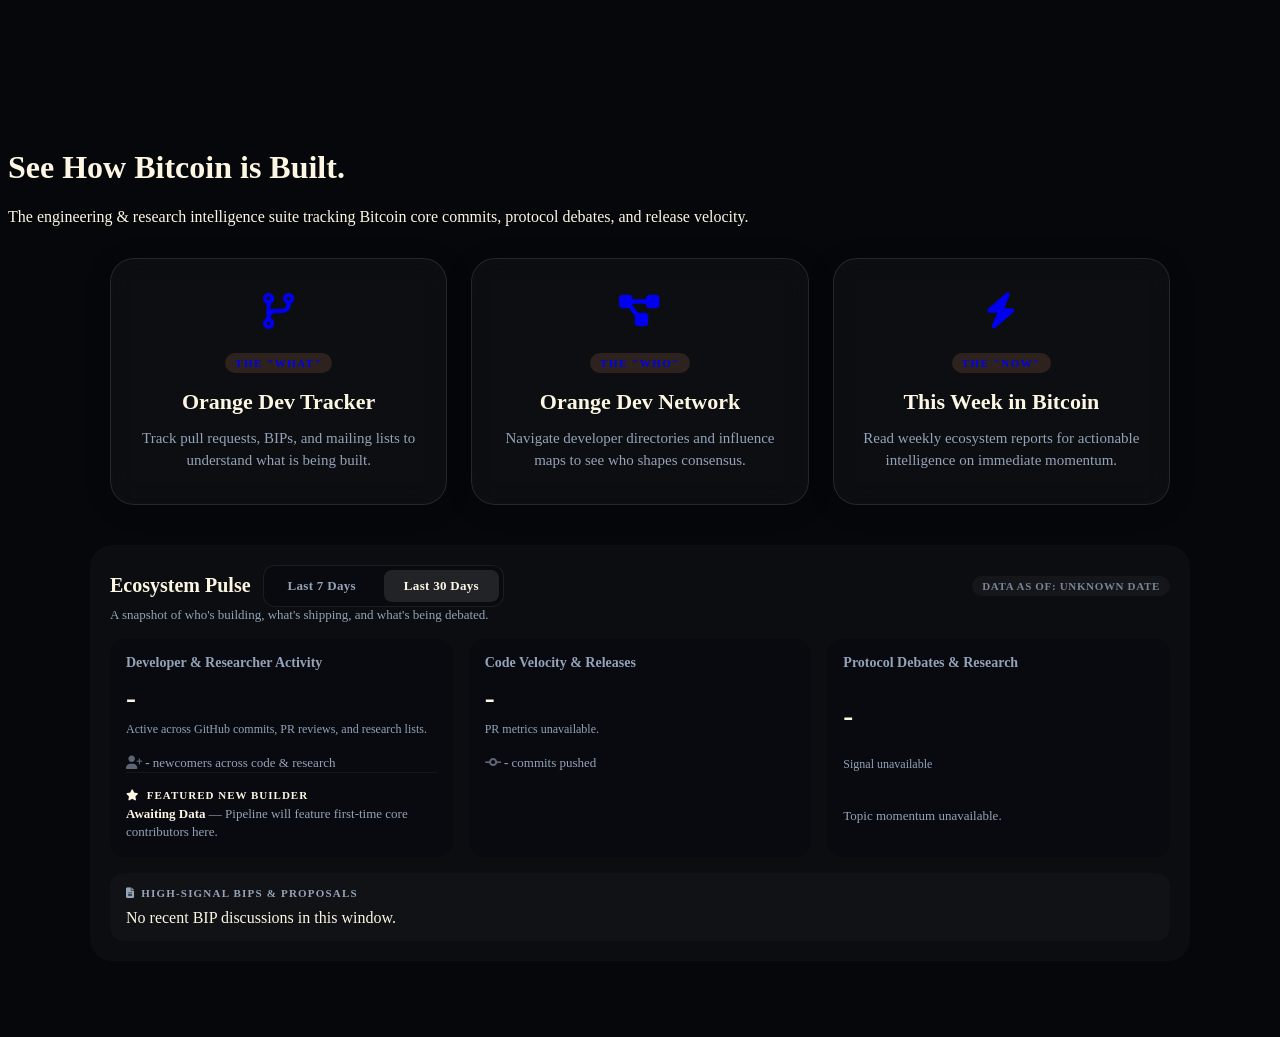
<file: index.html>
<!DOCTYPE html>
<html lang="en" data-theme="dark">

<head>
    <meta charset="UTF-8">
    <meta name="viewport" content="width=device-width, initial-scale=1.0">
    <title>Orange Dev Suite | Bitcoin Data Labs</title>
    <meta name="description"
        content="Dive into the technical expertise, social authority, and ecosystem flow of Bitcoin development.">

    <!-- Bitcoin Data Labs Font & Icons -->
    <link rel="stylesheet" href="https://cdnjs.cloudflare.com/ajax/libs/font-awesome/6.5.1/css/all.min.css">
    <link rel="preconnect" href="https://fonts.googleapis.com">
    <link rel="preconnect" href="https://fonts.gstatic.com" crossorigin>
    <link href="https://fonts.googleapis.com/css2?family=Inter:wght@300;400;500;600;700;800;900&display=swap"
        rel="stylesheet">

    <!-- Bitcoin Data Labs Shell Styles -->
    <link rel="stylesheet" href="https://bitcoindatalabs.org/styles/styles.css">

    <!-- Modularized Local Styles -->
    <link rel="stylesheet" href="styles/style.css">
    <link rel="stylesheet" href="styles/index.css">

    <!-- Favicon -->
    <link rel="icon" type="image/png" href="https://bitcoindatalabs.org/favicon.png">
</head>

<body class="has-fixed-header landing-layout">
    <div id="main-container">
        <!-- Bitcoin Data Labs Header -->
        <div id="header"></div>

        <div id="app-content" class="landing-layout">
            <div class="hero-section">
                <h1>See How Bitcoin is Built.</h1>
                <p>The engineering & research intelligence suite tracking Bitcoin core commits, protocol debates, and release velocity.</p>

                <!-- Suite Pillars Container (Mental Model) -->
                <div class="pillars-container">
                    <a href="engineering.html" class="pillar-card pillar-what">
                        <div class="pillar-icon"><i class="fas fa-code-branch"></i></div>
                        <div class="pillar-content">
                            <span class="pillar-badge">The "What"</span>
                            <h2>Orange Dev Tracker</h2>
                            <p>Track pull requests, BIPs, and mailing lists to understand what is being built.</p>
                        </div>
                    </a>
                    <a href="https://network.bitcoindatalabs.org/" target="_blank" rel="noopener noreferrer"
                        class="pillar-card pillar-who">
                        <div class="pillar-icon"><i class="fas fa-project-diagram"></i></div>
                        <div class="pillar-content">
                            <span class="pillar-badge">The "Who"</span>
                            <h2>Orange Dev Network</h2>
                            <p>Navigate developer directories and influence maps to see who shapes consensus.</p>
                        </div>
                    </a>
                    <a href="https://twib.bitcoindatalabs.org/" target="_blank"
                        rel="noopener noreferrer" class="pillar-card pillar-now">
                        <div class="pillar-icon"><i class="fas fa-bolt"></i></div>
                        <div class="pillar-content">
                            <span class="pillar-badge">The "Now"</span>
                            <h2>This Week in Bitcoin</h2>
                            <p>Read weekly ecosystem reports for actionable intelligence on immediate momentum.</p>
                        </div>
                    </a>
                </div>
                <section class="snapshot-panel" aria-label="Network Snapshot">
                    <div class="snapshot-panel-head">
                        <div style="display: flex; align-items: center; justify-content: space-between;">
                            <div style="display: flex; align-items: center; gap: 12px;">
                                <h2 style="margin: 0;">Ecosystem Pulse</h2>
                                <div class="window-toggle" style="margin: 0;" id="pulse-window-toggle">
                                    <button class="window-btn" data-window="7d">Last 7 Days</button>
                                    <button class="window-btn active" data-window="30d">Last 30 Days</button>
                                </div>
                            </div>
                            <span id="freshness-line" class="freshness-line"
                                style="margin: 0; font-size: 11px; font-weight: 600; padding: 4px 10px; background: rgba(255,255,255,0.05); border-radius: 20px;"></span>
                        </div>
                        <p>A snapshot of who's building, what's shipping, and what's being debated.</p>
                    </div>
                    <div class="live-widgets">
                        <!-- Card 1: Network Participants -->
                        <article class="live-widget clickable-widget" style="display: flex; flex-direction: column;" onclick="window.location.href='engineering.html'">
                            <h3>Developer & Researcher Activity</h3>
                            <div id="widget-active-count" class="live-widget-value">-</div>
                            <p class="live-widget-note" style="margin-bottom: 16px;">Active across GitHub commits, PR reviews, and research lists.</p>
                            <ul class="simple-list" style="padding-left: 0; list-style: none;">
                                <li><i class="fas fa-user-plus" style="width: 16px; opacity: 0.6;"></i> <span
                                        id="widget-newcomers"><strong>-</strong> newcomers across code & research</span></li>
                            </ul>

                            <div id="widget-spotlight-container"
                                style="margin-top: auto; padding-top: 16px; border-top: 1px solid rgba(255, 255, 255, 0.05);">
                                <div
                                    style="color: var(--primary); font-size: 11px; text-transform: uppercase; letter-spacing: 1px; font-weight: 700; margin-bottom: 4px;">
                                    <i class="fas fa-star" style="margin-right: 4px;"></i> Featured New Builder</div>
                                <div id="widget-spotlight-content"
                                    style="color: var(--text-secondary); line-height: 1.4; font-size: 13px;" class="skeleton-load">Loading
                                    spotlight...</div>
                            </div>
                        </article>

                        <!-- Card 2: Code & Releases -->
                        <article class="live-widget clickable-widget" style="display: flex; flex-direction: column;" onclick="window.location.href='releases.html'">
                            <h3>Code Velocity & Releases</h3>
                            <div id="widget-prs-count" class="live-widget-value">-</div>
                            <p id="widget-prs-note" class="live-widget-note" style="margin-bottom: 16px;" class="skeleton-load">Loading merge
                                velocity...</p>

                            <ul class="simple-list" style="padding-left: 0; list-style: none; margin-bottom: auto;">
                                <li style="margin-bottom: 12px;"><i class="fas fa-code-commit" style="width: 16px; opacity: 0.6;"></i> <span
                                        id="widget-commits-count"><strong>-</strong> commits pushed</span></li>
                                <li id="widget-release-item" style="display: none; padding-top: 12px; border-top: 1px solid rgba(255,255,255,0.08);"><span id="widget-release-info"></span></li>
                            </ul>
                        </article>

                        <!-- Card 3: Hot Topics & Research -->
                        <article class="live-widget clickable-widget" style="display: flex; flex-direction: column;" onclick="window.location.href='pulse.html'">
                            <h3>Protocol Debates & Research</h3>
                            <div id="widget-research-count" class="live-widget-value">-</div>
                            <p id="widget-research-note" class="live-widget-note" style="margin-bottom: 16px;" class="skeleton-load">Loading
                                signal...</p>

                            <ul id="widget-topics" class="simple-list"
                                style="padding-left: 0; list-style: none; margin-bottom: 16px;">
                                <li>Loading topics...</li>
                            </ul>

                        </article>
                    </div>

                    <div class="bip-row" id="bip-row">
                        <div class="bip-row-header">
                            <i class="fas fa-file-lines" style="color: var(--primary); margin-right: 6px;"></i>
                            <span>High-Signal BIPs & Proposals</span>
                        </div>
                        <ul id="widget-bips" class="bip-row-list">
                            <li class="skeleton-load">Loading BIPs...</li>
                        </ul>
                    </div>
                    
                    <div class="active-projects-row" id="active-projects-row" style="display: none; border-top: 1px solid rgba(255, 255, 255, 0.05); padding-top: 16px; margin-top: 16px;">
                        <div class="bip-row-header" style="margin-bottom: 12px; display: flex; align-items: center;">
                            <i class="fas fa-tasks" style="color: var(--primary); margin-right: 6px;"></i>
                            <span>Active Initiatives</span>
                            <a href="roadmap.html" style="margin-left: auto; font-size: 0.8rem; color: var(--text-secondary); text-decoration: none; transition: color 0.2s;" onmouseover="this.style.color='var(--primary)'" onmouseout="this.style.color='var(--text-secondary)'">See Initiatives <i class="fas fa-arrow-right" style="font-size: 0.75rem;"></i></a>
                        </div>
                        <div id="widget-active-projects" style="display: grid; grid-template-columns: repeat(auto-fit, minmax(200px, 1fr)); gap: 12px;">
                            <!-- Populated by JS -->
                        </div>
                    </div>
                </section>
            </div>
        </div>

        <!-- Bitcoin Data Labs Footer -->
        <div id="footer"></div>
    </div>

    <!-- Bitcoin Data Labs App Components -->
    <script src="https://bitcoindatalabs.org/components/app-components.js"></script>
    <script src="js/app-config.js"></script>

    <!-- Page Logic -->
    <script src="js/index.js"></script>
</body>

</html>
</file>
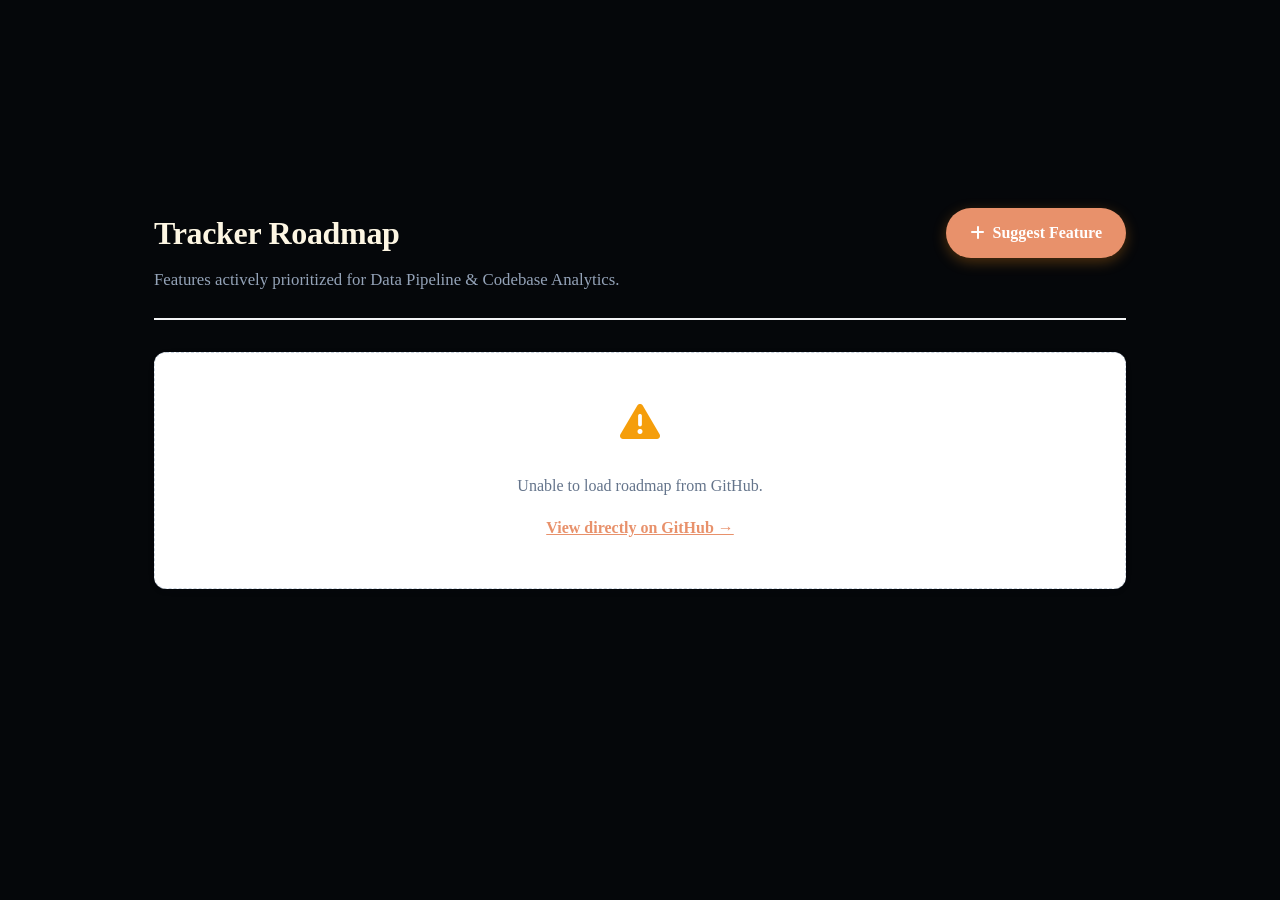
<file: feedback.html>
<!DOCTYPE html>
<html lang="en" data-theme="dark">

<head>
    <meta charset="UTF-8">
    <meta name="viewport" content="width=device-width, initial-scale=1.0">
    <title>Roadmap | Orange Dev Tracker | Bitcoin Data Labs</title>
    <meta name="description" content="Community roadmap for Bitcoin Data Labs. See what we are building next.">
    <link rel="canonical" href="https://tracker.bitcoindatalabs.org/feedback.html">
    <link rel="stylesheet" href="https://bitcoindatalabs.org/styles/styles.css">
    <link rel="stylesheet" href="https://cdnjs.cloudflare.com/ajax/libs/font-awesome/6.5.1/css/all.min.css">
    <link rel="icon" type="image/png" href="https://bitcoindatalabs.org/favicon.png">
    <link rel="stylesheet" href="styles/style.css">

    <style>
        :root {
            --stripe-slate: #0a2540;
            --stripe-text: #424770;
            --app-bg: #fcfbf9;
            --primary: #E8916B;
        }

        body {
            background-color: var(--app-bg);
            color: var(--stripe-text);
            line-height: 1.6;
            font-family: var(--bdl-font-sans);
            display: flex;
            flex-direction: column;
            min-height: 100vh;
            margin: 0;
        }

        .layout-wrapper {
            max-width: 1100px;
            margin: 40px auto;
            position: relative;
            padding: 3rem 4rem;
            flex: 1;
            width: 100%;
            box-sizing: border-box;
        }

        .page-header {
            margin-bottom: 2rem;
            display: flex;
            justify-content: space-between;
            align-items: flex-start;
            flex-wrap: wrap;
            gap: 20px;
            border-bottom: 2px solid #f3f4f6;
            padding-bottom: 1.5rem;
        }

        .header-text h1 {
            font-size: 2rem;
            color: #2D3748;
            font-weight: 700;
            margin: 0 0 0.5rem 0;
            letter-spacing: -0.01em;
        }

        .header-text p {
            font-size: 1.05rem;
            color: #718096;
            margin: 0;
        }

        .btn-propose {
            display: inline-flex;
            align-items: center;
            gap: 8px;
            background: var(--primary);
            color: white;
            padding: 12px 24px;
            border-radius: 50px;
            font-weight: 600;
            text-decoration: none;
            transition: all 0.2s;
            box-shadow: 0 4px 14px rgba(247, 147, 26, 0.3);
            white-space: nowrap;
        }

        .btn-propose:hover {
            transform: translateY(-2px);
            box-shadow: 0 6px 20px rgba(247, 147, 26, 0.4);
        }

        #roadmap-content {
            margin-top: 2rem;
        }

        .issue-list {
            list-style: none;
            padding: 0;
            margin: 0;
        }

        .issue-item {
            display: flex;
            align-items: center;
            gap: 16px;
            padding: 1.25rem 1.5rem;
            background: white;
            border: 1px solid #e6ebf1;
            border-radius: 12px;
            margin-bottom: 0.75rem;
            transition: all 0.2s ease;
            text-decoration: none;
            color: inherit;
            box-shadow: 0 2px 8px rgba(42, 51, 66, 0.04);
        }
        .issue-item:hover {
            border-color: #d1d9e2;
            transform: translateY(-2px);
            box-shadow: 0 4px 12px rgba(42, 51, 66, 0.08);
        }

        .issue-icon {
            color: var(--primary);
            font-size: 1.25rem;
        }

        .issue-details {
            flex: 1;
        }

        .issue-title {
            font-size: 1.05rem;
            font-weight: 600;
            color: var(--stripe-slate);
            margin: 0 0 4px 0;
        }

        .issue-meta {
            font-size: 0.85rem;
            color: #64748b;
            margin: 0;
        }

        .empty-state {
            text-align: center;
            padding: 3rem 2rem;
            color: #64748b;
            background: white;
            border-radius: 12px;
            border: 1px dashed #cbd5e1;
            box-shadow: 0 2px 8px rgba(42, 51, 66, 0.04);
        }

        .empty-state i {
            font-size: 2.5rem;
            color: #94a3b8;
            margin-bottom: 1rem;
        }

        @media (max-width: 768px) {
            .layout-wrapper {
                padding: 2rem 1.5rem;
                margin: 20px;
            }
            .page-header {
                flex-direction: column;
            }
        }
    </style>
</head>

<body class="has-fixed-header">
    <div id="header"></div>

    <div class="layout-wrapper">
        <header class="page-header">
            <div class="header-text">
                <h1>Tracker Roadmap</h1>
                <p>Features actively prioritized for Data Pipeline & Codebase Analytics.</p>
            </div>
            <a href="https://github.com/sorukumar/orange-dev-tracker/issues/new?template=tracker-feature.md" target="_blank" class="btn-propose">
                <i class="fas fa-plus"></i> Suggest Feature
            </a>
        </header>

        <main id="roadmap-content">
            <div id="loading" class="empty-state">
                <i class="fas fa-spinner fa-spin"></i>
                <p>Syncing roadmap with GitHub...</p>
            </div>
            <ul id="issue-list" class="issue-list"></ul>
        </main>
    </div>

    <div id="footer"></div>

    <script src="https://bitcoindatalabs.org/components/app-components.js"></script>
    <script src="js/app-config.js"></script>

    <script>
        document.addEventListener('DOMContentLoaded', async () => {
            const listEl = document.getElementById('issue-list');
            const loadEl = document.getElementById('loading');
            
            try {
                // Fetch issues labeled "Tracker"
                const response = await fetch('https://api.github.com/repos/sorukumar/orange-dev-tracker/issues?state=open&labels=Tracker&sort=created&direction=asc');
                if (!response.ok) throw new Error('Failed to fetch from GitHub API');
                
                const issues = await response.json();
                
                loadEl.style.display = 'none';

                if (issues.length === 0) {
                    listEl.innerHTML = `
                        <div class="empty-state">
                            <i class="fas fa-check-circle"></i>
                            <p>No open roadmap items for Tracker currently.</p>
                            <p>Got an idea? Click <strong>Suggest Feature</strong> above to kickstart the discussion!</p>
                        </div>
                    `;
                    return;
                }

                issues.forEach(issue => {
                    // Ignore pull requests if any accidentally have the label
                    if(issue.pull_request) return;

                    const li = document.createElement('li');
                    li.innerHTML = `
                        <a href="${issue.html_url}" target="_blank" class="issue-item">
                            <div class="issue-icon">
                                <i class="far fa-dot-circle"></i>
                            </div>
                            <div class="issue-details">
                                <h3 class="issue-title">${issue.title}</h3>
                                <p class="issue-meta">#${issue.number} opened by ${issue.user.login}</p>
                            </div>
                            <i class="fas fa-external-link-alt" style="color: #cbd5e1; font-size: 0.85rem;"></i>
                        </a>
                    `;
                    listEl.appendChild(li);
                });

            } catch (error) {
                console.error(error);
                loadEl.innerHTML = `
                    <i class="fas fa-exclamation-triangle" style="color: #f59e0b;"></i>
                    <p>Unable to load roadmap from GitHub.</p>
                    <a href="https://github.com/sorukumar/orange-dev-tracker/issues?q=is%3Aissue+is%3Aopen+label%3ATracker" target="_blank" style="color: var(--primary); font-weight: 600;">View directly on GitHub →</a>
                `;
            }
        });
    </script>
</body>

</html>
</file>
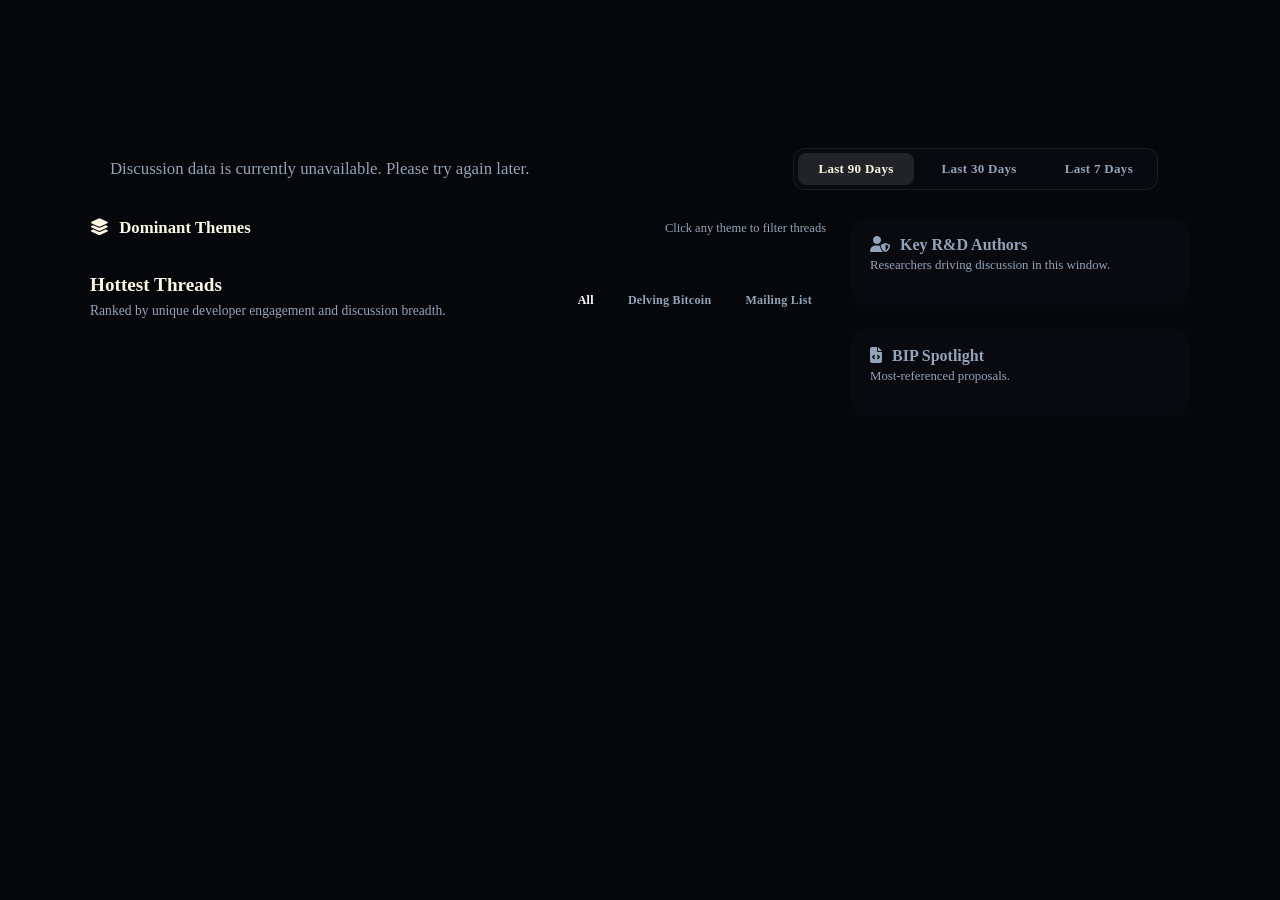
<file: pulse.html>
<!DOCTYPE html>
<html lang="en" data-theme="dark">

<head>
    <meta charset="UTF-8">
    <meta name="viewport" content="width=device-width, initial-scale=1.0">
    <title>Discussions | Orange Dev Tracker | Bitcoin Data Labs</title>
    <meta name="description"
        content="What Bitcoin developers are debating right now — active threads, trending topics, and key voices from Delving Bitcoin and the mailing list.">
    <link rel="canonical" href="https://tracker.bitcoindatalabs.org/pulse.html">

    <!-- Bitcoin Data Labs Font & Icons -->
    <link rel="stylesheet" href="https://cdnjs.cloudflare.com/ajax/libs/font-awesome/6.5.1/css/all.min.css">
    <link rel="preconnect" href="https://fonts.googleapis.com">
    <link rel="preconnect" href="https://fonts.gstatic.com" crossorigin>
    <link href="https://fonts.googleapis.com/css2?family=Inter:wght@300;400;500;600;700;800;900&display=swap"
        rel="stylesheet">

    <!-- Bitcoin Data Labs Shell Styles -->
    <link rel="stylesheet" href="https://bitcoindatalabs.org/styles/styles.css">

    <!-- Modularized Local Styles -->
    <link rel="stylesheet" href="styles/style.css">
    <link rel="stylesheet" href="styles/pulse.css">

    <!-- Favicon -->
    <link rel="icon" type="image/png" href="https://bitcoindatalabs.org/favicon.png">
</head>

<body class="has-fixed-header">
    <div id="main-container">
        <!-- Bitcoin Data Labs Header -->
        <div id="header"></div>

        <div id="app-content">
            <div class="page-hero">
                <div style="display: flex; justify-content: space-between; align-items: center; flex-wrap: wrap; gap: 16px;">
                    <p class="hero-narrative">What Bitcoin developers are debating right now — and where the protocol is heading.</p>
                    <div style="display: flex; align-items: center; gap: 12px; flex-wrap: wrap;">
                        <div class="window-toggle" style="margin: 0;">
                            <button class="window-btn active" data-window="90d">Last 90 Days</button>
                            <button class="window-btn" data-window="30d">Last 30 Days</button>
                            <button class="window-btn" data-window="7d">Last 7 Days</button>
                        </div>
                        <span id="pulse-hero-meta" class="pulse-hero-meta"></span>
                    </div>
                </div>
            </div>

            <!-- Pulse Editorial Summary -->
            <div class="pulse-section" style="margin-top: -8px;">
                <div id="pulse-editorial-container" class="pulse-editorial-box" style="display: none;">
                    <h3>This Month's Pulse Synthesis</h3>
                    <p id="pulse-editorial-summary"></p>
                    <ul id="pulse-editorial-insights"></ul>
                </div>
            </div>

            <!-- 2-Column Terminal Layout: Main Threads (Left) & Sidebar Intelligence (Right) -->
            <div class="pulse-terminal-grid">
                
                <!-- Left Main Column: Theme Filter Pills + Hottest Threads -->
                <main class="pulse-terminal-main">
                    
                    <!-- Compact Dominant Theme Pills -->
                    <div class="pulse-section" style="margin-bottom: 24px;">
                        <div class="pulse-section-header" style="margin-bottom: 12px; display: flex; justify-content: space-between; align-items: center;">
                            <h2 style="font-size: 1.05rem; margin: 0;"><i class="fas fa-layer-group" style="color: var(--primary); margin-right: 6px;"></i> Dominant Themes</h2>
                            <span style="font-size: 0.78rem; color: var(--text-secondary);">Click any theme to filter threads</span>
                        </div>
                        <div id="themes-pills" class="themes-pills-container"></div>
                    </div>

                    <!-- Hottest Threads -->
                    <div class="pulse-section" style="margin-bottom: 0;">
                        <div class="pulse-section-header">
                            <div style="display: flex; justify-content: space-between; align-items: flex-start; flex-wrap: wrap; gap: 12px;">
                                <div>
                                    <h2 style="font-size: 1.2rem; margin-bottom: 4px;">Hottest Threads</h2>
                                    <p style="font-size: 0.85rem; margin: 0; color: var(--text-secondary);">Ranked by unique developer engagement and discussion breadth.</p>
                                </div>
                                <div class="thread-tabs">
                                    <button class="thread-tab active" data-source="all">All</button>
                                    <button class="thread-tab" data-source="delving">Delving Bitcoin</button>
                                    <button class="thread-tab" data-source="mailing_list">Mailing List</button>
                                </div>
                            </div>
                            <!-- Active Theme Filter Bar -->
                            <div id="active-theme-filter-bar" class="active-theme-filter-bar" style="display: none; margin-top: 12px;"></div>
                        </div>
                        <div id="hot-threads-list" class="hot-threads-list"></div>
                    </div>
                </main>

                <!-- Right Sidebar Column: Key R&D Authors + BIP Spotlight -->
                <aside class="pulse-terminal-sidebar">
                    
                    <!-- Elevated Key R&D Authors -->
                    <div class="sidebar-block" style="margin-bottom: 24px;">
                        <div class="sidebar-block-header">
                            <h3><i class="fas fa-user-shield" style="color: var(--primary); margin-right: 6px;"></i> Key R&D Authors</h3>
                            <p>Researchers driving discussion in this window.</p>
                        </div>
                        <div id="top-voices" class="top-voices-list"></div>
                    </div>

                    <!-- BIP Spotlight -->
                    <div class="sidebar-block">
                        <div class="sidebar-block-header">
                            <h3><i class="fas fa-file-code" style="color: var(--primary); margin-right: 6px;"></i> BIP Spotlight</h3>
                            <p>Most-referenced proposals.</p>
                        </div>
                        <div id="bip-spotlight" class="bip-spotlight-list"></div>
                    </div>

                </aside>
            </div>
        </div>

        <!-- Bitcoin Data Labs Footer -->
        <div id="footer"></div>
    </div>

    <!-- Bitcoin Data Labs App Components -->
    <script src="https://bitcoindatalabs.org/components/app-components.js"></script>
    <script src="js/app-config.js"></script>

    <!-- Page Logic -->
    <script src="js/pulse.js"></script>
</body>

</html>
</file>
<file: styles/style.css>
:root {
    /* Global Reset */
    box-sizing: border-box;
}

*,
*:before,
*:after {
    box-sizing: inherit;
}

img,
svg,
video,
canvas,
audio,
iframe,
embed,
object {
    max-width: 100%;
    height: auto;
}

:root {
    /* Compatibility with old names */
    --bg-color: var(--bg-primary);
    --text-accent: var(--primary);
    --card-bg: #ffffff;
    --card-shadow: 0 4px 12px rgba(42, 51, 66, 0.05);
    --card-shadow-hover: 0 8px 24px rgba(42, 51, 66, 0.08);
}

/* Base body styles */
.container {
    max-width: 1100px;
    margin: 0 auto;
    padding: 20px;
}

/* Spacing for fixed header */
body.has-fixed-header {
    padding-top: 120px;
}

@media screen and (max-width: 768px) {
    body.has-fixed-header {
        padding-top: 80px;
    }
}

.card {
    background: var(--card-bg);
    border: 1px solid var(--border-color);
    border-radius: 16px;
    padding: 25px;
    margin-bottom: 30px;
    box-shadow: var(--card-shadow);
    transition: transform 0.2s, box-shadow 0.2s;
}

.card:hover {
    box-shadow: var(--card-shadow-hover);
}

h2,
h3 {
    margin-top: 0;
    font-weight: 600;
    color: var(--secondary);
}

/* Vital Signs */
.kpi-grid {
    display: grid;
    grid-template-columns: repeat(auto-fit, minmax(200px, 1fr));
    gap: 20px;
    margin-bottom: 40px;
}

.kpi-card {
    background: var(--card-bg);
    border: 1px solid var(--border-color);
    border-radius: 12px;
    padding: 24px 15px;
    text-align: center;
    box-shadow: var(--card-shadow);
}

.kpi-value {
    font-size: 2.2em;
    font-weight: bold;
    color: var(--primary);
    margin: 10px 0;
}

.kpi-label {
    color: var(--text-secondary);
    font-size: 0.85em;
    text-transform: uppercase;
    letter-spacing: 1px;
    font-weight: 600;
}

.kpi-sub {
    font-size: 0.8em;
    color: var(--text-secondary);
    opacity: 0.8;
    margin-top: -5px;
}

/* KPI and Chart Box Styles */
.kpi-row {
    display: flex;
    justify-content: space-between;
    gap: 20px;
    margin-bottom: 30px;
    flex-wrap: wrap;
}

.metric-card {
    flex: 1;
    min-width: 250px;
    background: var(--card-bg);
    border: 1px solid var(--border-color);
    border-radius: 12px;
    padding: 24px;
    text-align: center;
    box-shadow: var(--card-shadow);
    transition: all 0.3s cubic-bezier(0.4, 0, 0.2, 1);
}

.metric-value {
    font-size: 2.5em;
    font-weight: 600;
    color: var(--primary);
    margin: 10px 0;
}

.metric-label {
    color: var(--text-secondary);
    font-size: 0.9em;
    text-transform: uppercase;
    letter-spacing: 1px;
    font-weight: 600;
}

.chart-row {
    display: grid;
    grid-template-columns: repeat(auto-fit, minmax(400px, 1fr));
    gap: 20px;
    margin-bottom: 30px;
}

.chart-box {
    background: var(--card-bg);
    border: 1px solid var(--border-color);
    border-radius: 12px;
    padding: 24px;
    box-shadow: var(--card-shadow);
}

.chart-header {
    color: var(--secondary);
    font-size: 1.1em;
    margin-bottom: 20px;
    font-weight: 600;
    border-bottom: 1px solid var(--border-color);
    padding-bottom: 12px;
}

/* ECharts responsive overrides if needed */
.chart-container {
    width: 100%;
    height: 400px;
}

/* Mobile responsiveness adjustments for dashboard content */
@media screen and (max-width: 768px) {
    .container {
        padding: 15px;
        width: 100%;
    }

    /* Fix mobile menu overlay covering the header */
    body.has-nav .nav-links-wrapper {
        z-index: 9999 !important;
        justify-content: flex-start !important;
        padding-top: calc(var(--header-height, 90px) + 2rem) !important;
    }

    /* Brand the suite menu section with Terracotta */
    .mobile-suite-content > div > div:first-child {
        color: var(--primary) !important;
        font-weight: 700 !important;
        text-transform: uppercase;
        letter-spacing: 1px !important;
    }

    .mobile-suite-content .suite-link-mobile:hover {
        color: var(--primary) !important;
        background-color: rgba(232, 145, 107, 0.1) !important;
    }
}


.freshness-line {
    font-size: 0.75rem;
    color: var(--text-secondary);
    text-align: right;
    margin-bottom: 10px;
    margin-top: -10px;
    font-weight: 500;
    text-transform: uppercase;
    letter-spacing: 0.5px;
    opacity: 0.8;
}

/* Dark Mode Overrides to align with Orange Dev Network */
[data-theme="dark"] {
    --bg-primary: #05070A;
    --bg-secondary: #0D0F14;
    --surface: #0D0F14;
    --card-bg: #080A0F;
    --text-primary: #FDF6E3;
    --text-secondary: #94A3B8;
    --border-color: rgba(253, 246, 227, 0.08);
    --card-shadow: 0 4px 12px rgba(0, 0, 0, 0.4);
    --card-shadow-hover: 0 8px 24px rgba(0, 0, 0, 0.6);
}

[data-theme="dark"] body {
    background-color: var(--bg-primary) !important;
    color: var(--text-primary) !important;
}



[data-theme="dark"] .header-text h1,
[data-theme="dark"] section h2 {
    color: var(--text-primary) !important;
}

[data-theme="dark"] h3,
[data-theme="dark"] section h3,
[data-theme="dark"] h4,
[data-theme="dark"] section h4,
[data-theme="dark"] .metric-card h4,
[data-theme="dark"] .chart-header,
[data-theme="dark"] .issue-title {
    color: var(--text-secondary) !important;
    font-weight: 600;
}

[data-theme="dark"] .header-text p,
[data-theme="dark"] .issue-meta,
[data-theme="dark"] section p,
[data-theme="dark"] .sidebar a,
[data-theme="dark"] .details-box dt {
    color: var(--text-secondary) !important;
}

[data-theme="dark"] .sidebar a:hover {
    background-color: rgba(255, 255, 255, 0.05) !important;
    color: var(--primary) !important;
}

[data-theme="dark"] .sidebar a.active {
    background-color: rgba(232, 145, 107, 0.1) !important;
    color: var(--primary) !important;
}

[data-theme="dark"] pre {
    background-color: #000 !important;
    border: 1px solid var(--border-color) !important;
}

/* ── Page Hero: Shared tab-page intro ── */
.page-hero {
    max-width: 1100px;
    margin: 0 auto 24px auto;
    padding: 20px 20px 0 20px;
}

.page-hero .hero-narrative {
    color: var(--text-secondary);
    font-size: 1.05rem;
    line-height: 1.5;
    max-width: 700px;
    margin: 0;
}

/* Tier 1 only: Narrative title for thesis pages */
.page-hero h1 {
    font-size: 1.6rem;
    font-weight: 800;
    color: var(--text-primary);
    margin: 0 0 10px 0;
}

/* Hero scorecard: shared orange-accent treatment */
.hero-scorecard {
    display: grid;
    grid-template-columns: repeat(auto-fit, minmax(200px, 1fr));
    background: rgba(0, 0, 0, 0.2);
    border: 1px solid var(--border-color);
    border-top: 3px solid var(--primary);
    border-radius: 12px;
    backdrop-filter: blur(10px);
    padding: 0;
    overflow: hidden;
    margin-top: 24px;
}

/* ── Global Toggles ── */
.window-toggle {
    display: flex;
    gap: 8px;
    margin: 4px auto 20px auto;
    background: var(--card-bg);
    border: 1px solid var(--border-color);
    border-radius: 12px;
    padding: 4px;
    width: fit-content;
}

.window-btn {
    background: none;
    border: none;
    color: var(--text-secondary);
    font-size: 13px;
    font-weight: 600;
    padding: 8px 20px;
    border-radius: 8px;
    cursor: pointer;
    transition: all 0.2s;
    font-family: inherit;
    letter-spacing: 0.3px;
}

.window-btn:hover {
    color: var(--text-primary);
    background: rgba(255, 255, 255, 0.05);
}

.window-btn.active {
    background: rgba(255, 255, 255, 0.1);
    color: var(--text-primary);
}


/* Shared Trend/Delta Pills */
.delta-pill, .trend-badge {
    padding: 2px 8px;
    border-radius: 20px;
    font-size: 11px;
    font-weight: 700;
    text-transform: uppercase;
    letter-spacing: 0.5px;
    border: 1px solid var(--border-color);
    display: inline-block;
}

.delta-up, .trend-rising {
    background: rgba(16, 185, 129, 0.15);
    color: #10B981;
    border-color: rgba(16, 185, 129, 0.2);
}

.delta-down, .trend-fading {
    background: rgba(248, 113, 113, 0.15);
    color: #F87171;
    border-color: rgba(248, 113, 113, 0.2);
}

.delta-flat, .trend-steady {
    background: rgba(232, 145, 107, 0.1);
    color: var(--text-secondary);
}

/* Custom Dark Scrollbar */
::-webkit-scrollbar {
    width: 6px;
    height: 6px;
}
::-webkit-scrollbar-track {
    background: rgba(0, 0, 0, 0.4);
    border-radius: 4px;
}
::-webkit-scrollbar-thumb {
    background: rgba(255, 255, 255, 0.2);
    border-radius: 4px;
}
::-webkit-scrollbar-thumb:hover {
    background: var(--accent, #f7931a);
}
</file>
<file: styles/index.css>
/* Landing Page Styles - Ecosystem Portal */

body.landing-layout {
    overflow-y: auto !important;
    height: auto !important;
    min-height: 100vh;
}

body.landing-layout #main-container {
    height: auto !important;
    min-height: 100vh;
    display: flex !important;
    flex-direction: column !important;
}

body.landing-layout #app-content {
    display: block !important;
    overflow: visible !important;
    flex: none !important;
    width: 100% !important;
    background: transparent !important;
    background-color: transparent !important;
}

body.landing-layout .landing-layout {
    background: radial-gradient(circle at 50% -20%, var(--bg-secondary) 0%, var(--bg-primary) 70%) !important;
    min-height: 100vh;
    padding-bottom: 60px;
    display: block !important;
}



/* JavaScript-populated content colors */
#rd-focus-val,
#onboarding-val {
    color: var(--text-primary) !important;
}

#rd-focus-sub,
#discussion-pulse-list,
#discussion-bips {
    color: var(--text-secondary) !important;
}

#summary-insight {
    color: var(--text-primary) !important;
}

#domain-count-list {
    color: var(--text-secondary) !important;
}

#domain-count-list li {
    color: var(--text-secondary) !important;
}

#domain-count-list li strong {
    color: var(--text-primary) !important;
}



.freshness-line {
    text-align: center;
    color: var(--text-secondary);
    font-size: 12px;
    letter-spacing: 0.06em;
    text-transform: uppercase;
    margin: -10px 0 18px;
}

.summary-section {
    width: 100%;
    max-width: 720px;
    margin: 20px auto 0 auto;
    padding: 20px 18px;
    background: var(--card-bg);
    border: 1px solid var(--border);
    border-radius: 20px;
    text-align: left;
}

.summary-section h2 {
    font-size: 18px;
    font-weight: 800;
    color: var(--text-primary);
    margin-bottom: 10px;
}

.summary-insight {
    font-size: 14px;
    color: var(--text-primary);
    margin-bottom: 12px;
}

.summary-list {
    list-style: disc inside;
    margin: 0;
    padding: 0;
    color: var(--text-secondary);
    display: grid;
    grid-template-columns: repeat(2, minmax(0, 1fr));
    gap: 14px 24px;
}

.summary-list li {
    margin-bottom: 0;
    font-size: 15px;
    line-height: 1.7;
}

.summary-list li strong {
    color: var(--text-primary);
}

.summary-list li span {
    display: block;
    margin-top: 4px;
    font-size: 13px;
    color: var(--text-secondary);
}

.summary-note {
    margin-top: 18px;
    color: var(--text-secondary);
    font-size: 13px;
    line-height: 1.6;
}

/* Venn Diagram Component */
.venn-container {
    position: relative;
    width: 100%;
    max-width: 800px;
    height: 680px;
    margin: 40px auto;
    display: flex;
    flex-direction: column;
    justify-content: center;
    align-items: center;
}

.venn-svg {
    width: 100%;
    height: 100%;
}

.venn-circle {
    fill-opacity: 0.15;
    stroke-width: 2px;
    transition: all 0.3s ease;
}

.venn-circle:hover {
    fill-opacity: 0.25;
}

.venn-label {
    font-size: 14px;
    font-weight: 700;
    fill: var(--text-primary);
    text-transform: uppercase;
    letter-spacing: 1px;
    pointer-events: none;
}

.venn-count {
    font-size: 24px;
    font-weight: 800;
    fill: var(--text-primary);
    pointer-events: none;
}

/* Metrics Grid — 3 equal cards in a row */
.metrics-grid {
    display: flex !important;
    flex-direction: row !important;
    align-items: stretch !important;
    gap: 20px;
    max-width: 1100px;
    margin: 32px auto 24px auto;
    padding: 0;
    background: none;
    backdrop-filter: none;
    border: none;
    border-radius: 0;
}

/* Suite Pillars Container */
.pillars-container {
    display: grid;
    grid-template-columns: repeat(3, 1fr);
    gap: 24px;
    max-width: 1100px;
    margin: 32px auto 40px auto;
    padding: 0 20px;
}

.snapshot-panel {
    width: 100%;
    max-width: 1100px;
    margin: 24px auto 8px auto;
    background: rgba(255, 255, 255, 0.025);
    border: 1px solid var(--border);
    border-radius: 22px;
    padding: 20px;
}

.snapshot-panel-head {
    margin-bottom: 16px;
}

.snapshot-panel-head h2 {
    margin: 0 0 6px 0;
    font-size: 20px;
    color: var(--text-primary);
}

.snapshot-panel-head p {
    margin: 0;
    color: var(--text-secondary);
    font-size: 13px;
}

.live-widgets {
    display: grid;
    grid-template-columns: repeat(3, minmax(0, 1fr));
    gap: 16px;
    width: 100%;
    max-width: 100%;
    margin: 0;
}

.live-widget {
    background: var(--card-bg);
    border: 1px solid var(--border);
    border-radius: 16px;
    padding: 16px;
    transition: border-color 0.3s ease, box-shadow 0.3s ease;
    display: flex;
    flex-direction: column;
    justify-content: space-between;
    height: 100%;
}

.clickable-widget {
    cursor: pointer;
}

.live-widget:hover {
    border-color: rgba(232, 145, 107, 0.15);
    box-shadow: 0 4px 20px rgba(0, 0, 0, 0.2);
}

.live-widget h3 {
    margin: 0 0 10px 0;
    font-size: 14px;
    color: var(--text-primary);
    font-weight: 700;
}

.live-widget-value {
    font-size: 30px;
    font-weight: 800;
    color: var(--primary);
    line-height: 1.1;
    margin-bottom: 6px;
}

.live-widget-note {
    margin: 0;
    color: var(--text-secondary);
    font-size: 12px;
    line-height: 1.5;
}

.rank-list,
.simple-list {
    margin: 0;
    padding-left: 18px;
    color: var(--text-secondary);
    display: flex;
    flex-direction: column;
    gap: 6px;
    font-size: 13px;
}

.rank-list li,
.simple-list li {
    line-height: 1.4;
}

/* Semantic delta colors */
/* BIP Row — Standalone element below the 3-card grid */
.bip-row {
    margin-top: 16px;
    padding: 14px 16px;
    background: rgba(255, 255, 255, 0.02);
    border: 1px solid var(--border);
    border-radius: 14px;
    border-left: 3px solid var(--primary);
}

.bip-row-header {
    font-size: 11px;
    text-transform: uppercase;
    letter-spacing: 1.2px;
    font-weight: 700;
    color: var(--text-secondary);
    margin-bottom: 10px;
    display: flex;
    align-items: center;
}

.bip-row-list {
    list-style: none;
    padding: 0;
    margin: 0;
    display: grid;
    grid-template-columns: repeat(auto-fit, minmax(280px, 1fr));
    gap: 10px;
}

.bip-row-item {
    padding: 8px 12px;
    background: rgba(255, 255, 255, 0.02);
    border-radius: 10px;
    border: 1px solid rgba(255, 255, 255, 0.04);
    transition: border-color 0.2s;
}

.bip-row-item:hover {
    border-color: rgba(232, 145, 107, 0.25);
}

.bip-row-item-header {
    font-size: 13px;
    color: var(--text-primary);
    margin-bottom: 3px;
}

.bip-row-item-header .bip-title {
    color: var(--text-secondary);
    font-weight: 400;
    margin-left: 4px;
}

.bip-row-item-meta {
    font-size: 11px;
    color: var(--text-secondary);
}

.sparkline-text {
    font-size: 13px;
    font-weight: 600;
    color: var(--text-primary);
    margin-bottom: 8px;
}

.bip-link,
.reviewer-link {
    color: var(--text-primary);
    text-decoration: none;
}

.bip-link:hover,
.reviewer-link:hover {
    color: var(--primary);
    text-decoration: underline;
}

.topic-link:hover {
    color: var(--primary) !important;
    text-decoration: underline !important;
}

.why-this-matters,
.methodology-note {
    width: 100%;
    max-width: 1100px;
    margin: 10px auto 0 auto;
    background: var(--card-bg);
    border: 1px solid var(--border);
    border-radius: 18px;
    padding: 20px;
}

.why-this-matters h2,
.methodology-note h2 {
    margin: 0 0 10px 0;
    color: var(--text-primary);
    font-size: 20px;
}

.why-this-matters p,
.methodology-note p {
    margin: 0 0 10px 0;
    max-width: 100%;
    text-align: left;
    font-size: 14px;
}

.why-this-matters p:last-child,
.methodology-note p:last-child {
    margin-bottom: 0;
}

.secondary-cta {
    width: 100%;
    max-width: 1100px;
    display: flex;
    gap: 12px;
    justify-content: center;
    margin: 16px auto;
    flex-wrap: wrap;
}

.secondary-link {
    text-decoration: none;
    color: var(--text-primary);
    border: 1px solid var(--border);
    border-radius: 10px;
    padding: 10px 14px;
    font-size: 13px;
    font-weight: 700;
    transition: all 0.2s;
}

.secondary-link:hover {
    border-color: var(--primary);
    color: var(--primary);
    background: rgba(232, 145, 107, 0.08);
}

.pillar-card {
    display: flex;
    flex-direction: column;
    text-decoration: none;
    background: rgba(255, 255, 255, 0.03);
    backdrop-filter: blur(16px);
    -webkit-backdrop-filter: blur(16px);
    border: 1px solid rgba(255, 255, 255, 0.1);
    border-radius: 24px;
    padding: 32px 24px;
    text-align: center;
    transition: all 0.4s cubic-bezier(0.25, 1, 0.5, 1);
    position: relative;
    overflow: hidden;
    box-shadow: 0 4px 30px rgba(0, 0, 0, 0.1);
}

.pillar-card::before {
    content: '';
    position: absolute;
    top: 0;
    left: 0;
    width: 100%;
    height: 100%;
    background: linear-gradient(135deg, rgba(232, 145, 107, 0.1), transparent 70%);
    opacity: 0;
    transition: opacity 0.4s ease;
    z-index: 0;
}

.pillar-card:hover {
    transform: translateY(-8px) scale(1.02);
    border-color: rgba(232, 145, 107, 0.4);
    box-shadow: 0 20px 40px rgba(0, 0, 0, 0.2), 0 0 20px rgba(232, 145, 107, 0.1);
}

.pillar-card:hover::before {
    opacity: 1;
}

.pillar-icon {
    font-size: 36px;
    color: var(--primary);
    margin-bottom: 20px;
    z-index: 1;
    position: relative;
    transition: transform 0.4s ease;
}

.pillar-card:hover .pillar-icon {
    transform: scale(1.1);
}

.pillar-content {
    z-index: 1;
    position: relative;
    display: flex;
    flex-direction: column;
    align-items: center;
}

.pillar-badge {
    background: rgba(232, 145, 107, 0.15);
    color: var(--primary);
    font-size: 11px;
    font-weight: 700;
    text-transform: uppercase;
    letter-spacing: 1.5px;
    padding: 4px 10px;
    border-radius: 100px;
    margin-bottom: 16px;
}

.pillar-card h2 {
    font-size: 22px;
    font-weight: 800;
    color: var(--text-primary);
    margin: 0 0 12px 0;
}

.pillar-card p {
    color: var(--text-secondary);
    font-size: 15px;
    line-height: 1.5;
    margin: 0;
}

/* Focus Bar */
.focus-bar-container {
    width: 100%;
    height: 8px;
    background: rgba(255, 255, 255, 0.05);
    border-radius: 4px;
    overflow: hidden;
    margin-top: 12px;
    display: flex;
}

.focus-segment {
    height: 100%;
    transition: width 1s ease-out;
}

/* Legend / Glossary */
.venn-glossary {
    display: flex;
    flex-wrap: wrap;
    justify-content: center;
    gap: 24px;
    margin-top: 20px;
    padding: 20px;
    background: rgba(255, 255, 255, 0.02);
    border-radius: 16px;
    border: 1px solid rgba(255, 255, 255, 0.05);
}

.venn-note {
    width: 100%;
    max-width: 760px;
    color: var(--text-secondary);
    font-size: 13px;
    text-align: center;
    margin-top: 16px;
    line-height: 1.7;
}

.glossary-item {
    display: flex;
    align-items: center;
    gap: 8px;
    font-size: 13px;
    color: var(--text-secondary);
}

.glossary-item .dot {
    width: 10px;
    height: 10px;
    border-radius: 50%;
}

.glossary-item strong {
    color: var(--text-primary);
}

/* 📱 Landing Mobile Polish 📱 */
@media screen and (max-width: 900px) {
    .pillars-container {
        grid-template-columns: 1fr 1fr;
    }

    .live-widgets {
        grid-template-columns: repeat(2, minmax(0, 1fr));
    }
}

@media screen and (max-width: 768px) {
    .hero-section h1 {
        font-size: 32px;
        margin-bottom: 16px;
    }

    .hero-section p {
        font-size: 1.1rem;
    }

    .pillars-container {
        grid-template-columns: 1fr;
    }

    .secondary-cta {
        justify-content: flex-start;
    }

    .snapshot-panel {
        padding: 16px;
    }

    .live-widgets {
        grid-template-columns: 1fr;
    }

    .bip-row-list {
        grid-template-columns: 1fr;
    }

    .summary-section {
        padding: 20px 16px;
        margin: 10px;
        width: calc(100% - 20px);
    }
}

@media screen and (max-width: 480px) {
    .hero-section h1 {
        font-size: 28px;
    }

    .summary-list {
        grid-template-columns: 1fr !important;
    }
}

/* Quick-Jump Pill Bar */
.internal-nav-pills {
    display: flex;
    flex-wrap: wrap;
    gap: 12px;
    justify-content: center;
    margin: 24px auto 32px auto;
}

.nav-pill {
    background: rgba(255, 255, 255, 0.05);
    border: 1px solid rgba(255, 255, 255, 0.1);
    border-radius: 20px;
    padding: 8px 16px;
    color: var(--text-primary);
    text-decoration: none;
    font-size: 13px;
    font-weight: 600;
    transition: all 0.2s ease;
    display: flex;
    align-items: center;
    gap: 8px;
}

.nav-pill:hover {
    background: rgba(232, 145, 107, 0.15);
    border-color: var(--primary);
    color: var(--primary);
    transform: translateY(-2px);
}

.nav-pill i {
    opacity: 0.8;
}

/* Skeleton Loading Animation */
@keyframes shimmer {
    0% {
        background-position: -200px 0;
    }
    100% {
        background-position: 200px 0;
    }
}

.skeleton-load {
    background-color: rgba(255, 255, 255, 0.05);
    background-image: linear-gradient(90deg, rgba(255, 255, 255, 0) 0px, rgba(255, 255, 255, 0.05) 50%, rgba(255, 255, 255, 0) 100%);
    background-size: 400px 100%;
    background-repeat: no-repeat;
    animation: shimmer 1.5s infinite linear;
    border-radius: 4px;
    color: transparent !important;
    min-height: 1.4em;
    display: inline-block;
}

.skeleton-load * {
    visibility: hidden;
}
</file>
<file: styles/pulse.css>
/* ── Protocol Pulse Page Styles ── */

/* Top-line stat row */
.pulse-stats-row {
    display: grid;
    grid-template-columns: repeat(3, 1fr);
    gap: 16px;
    max-width: 860px;
    margin: 0 auto 28px auto;
    width: 100%;
}



.pulse-stat {
    background: var(--card-bg);
    border: 1px solid var(--border);
    border-radius: 16px;
    padding: 20px;
    text-align: center;
    transition: border-color 0.2s;
}

.pulse-stat:hover {
    border-color: rgba(232, 145, 107, 0.25);
}

.pulse-stat-value {
    font-size: 28px;
    font-weight: 800;
    color: var(--primary);
    line-height: 1;
    margin-bottom: 6px;
}

.pulse-stat-label {
    font-size: 11px;
    text-transform: uppercase;
    letter-spacing: 1px;
    color: var(--text-secondary);
    font-weight: 600;
}

/* Sections */
.pulse-section {
    width: 100%;
    max-width: 1100px;
    margin: 0 auto 36px auto;
}

.pulse-section-header {
    margin-bottom: 20px;
}

.pulse-section-header h2 {
    font-size: 20px;
    font-weight: 800;
    color: var(--text-primary);
    margin-bottom: 6px;
}

.pulse-section-header p {
    font-size: 14px;
    color: var(--text-secondary);
    line-height: 1.6;
    max-width: 720px;
    margin: 0;
    text-align: left;
}

/* Pulse Editorial Box */
.pulse-editorial-box {
    background: rgba(232, 145, 107, 0.08); /* Matches var(--primary) but translucent */
    border-left: 4px solid var(--primary);
    border-radius: 8px;
    padding: 24px;
    margin-bottom: 0;
}

.pulse-editorial-box h3 {
    font-size: 16px;
    font-weight: 800;
    color: var(--primary);
    margin-bottom: 12px;
    text-transform: uppercase;
    letter-spacing: 0.5px;
}

#pulse-editorial-summary {
    font-size: 15px;
    line-height: 1.6;
    color: var(--text-primary);
    margin-bottom: 16px;
}

#pulse-editorial-insights {
    list-style: none;
    padding: 0;
    margin: 0;
}

#pulse-editorial-insights li {
    font-size: 14px;
    line-height: 1.5;
    color: var(--text-secondary);
    margin-bottom: 8px;
    padding-left: 16px;
    position: relative;
}

#pulse-editorial-insights li::before {
    content: "•";
    color: var(--primary);
    position: absolute;
    left: 0;
    top: 0;
    font-size: 16px;
}

.thread-insight {
    font-style: italic;
    color: var(--text-secondary);
    font-size: 13px;
    margin-bottom: 10px;
}

/* Themes grid */
/* ── 2-Column Terminal Layout ── */
.pulse-terminal-grid {
    display: grid;
    grid-template-columns: 1fr 340px;
    gap: 24px;
    max-width: 1100px;
    margin: 0 auto 36px auto;
    width: 100%;
    align-items: start;
}

@media (max-width: 920px) {
    .pulse-terminal-grid {
        grid-template-columns: 1fr;
    }
}

/* Sidebar Sticky Container */
.pulse-terminal-sidebar {
    position: sticky;
    top: 120px;
}

.sidebar-block {
    background: var(--card-bg);
    border: 1px solid var(--border);
    border-radius: 16px;
    padding: 18px 20px;
}

.sidebar-block-header {
    margin-bottom: 14px;
}

.sidebar-block-header h3 {
    font-size: 1rem;
    font-weight: 800;
    color: var(--text-primary);
    margin: 0 0 4px 0;
}

.sidebar-block-header p {
    font-size: 0.8rem;
    color: var(--text-secondary);
    margin: 0;
}

/* Compact Theme Filter Pills */
.themes-pills-container {
    display: flex;
    flex-wrap: wrap;
    gap: 8px;
}

.theme-pill {
    background: var(--card-bg);
    border: 1px solid var(--border);
    border-radius: 20px;
    padding: 6px 14px;
    font-size: 0.8rem;
    font-weight: 600;
    color: var(--text-secondary);
    cursor: pointer;
    display: inline-flex;
    align-items: center;
    gap: 8px;
    transition: all 0.2s ease;
    user-select: none;
}

.theme-pill:hover {
    border-color: rgba(232, 145, 107, 0.4);
    color: var(--text-primary);
    transform: translateY(-1px);
}

.theme-pill.selected-pill {
    background: rgba(232, 145, 107, 0.15) !important;
    border-color: var(--primary) !important;
    color: var(--primary) !important;
    box-shadow: 0 0 12px rgba(232, 145, 107, 0.25);
}

.theme-pill-share {
    font-weight: 800;
    font-size: 0.75rem;
    color: var(--primary);
}

/* Author Avatar Initials & Cards */
.author-avatar-circle {
    width: 32px;
    height: 32px;
    border-radius: 50%;
    background: rgba(232, 145, 107, 0.15);
    border: 1px solid rgba(232, 145, 107, 0.3);
    color: var(--primary);
    font-weight: 800;
    font-size: 0.75rem;
    display: flex;
    align-items: center;
    justify-content: center;
    flex-shrink: 0;
}

.theme-bar-fill {
    height: 100%;
    border-radius: 4px;
    transition: width 0.8s cubic-bezier(0.4, 0, 0.2, 1);
}

.theme-detail {
    display: flex;
    gap: 16px;
    margin-top: 10px;
    font-size: 12px;
    color: var(--text-secondary);
}

.theme-detail span strong {
    color: var(--text-primary);
    font-weight: 600;
}

/* Thread source tabs */
.thread-tabs {
    display: flex;
    gap: 6px;
    margin-top: 14px;
    flex-wrap: wrap;
}

.thread-tab {
    background: none;
    border: 1px solid var(--border);
    color: var(--text-secondary);
    font-size: 12px;
    font-weight: 600;
    padding: 5px 14px;
    border-radius: 20px;
    cursor: pointer;
    transition: all 0.2s;
    font-family: inherit;
    letter-spacing: 0.3px;
}

.thread-tab:hover {
    color: var(--text-primary);
    border-color: rgba(232, 145, 107, 0.4);
}

.thread-tab.active {
    background: var(--primary);
    border-color: var(--primary);
    color: #fff;
}

/* Hot threads */
.hot-threads-list {
    display: flex;
    flex-direction: column;
    gap: 12px;
}

.thread-card {
    background: var(--card-bg);
    border: 1px solid var(--border);
    border-radius: 16px;
    padding: 18px 22px;
    transition: all 0.2s;
    text-decoration: none;
    display: block;
}

.thread-card:hover {
    border-color: rgba(232, 145, 107, 0.3);
    transform: translateY(-2px);
    background: var(--bg-secondary);
}

.thread-card-top {
    display: flex;
    justify-content: space-between;
    align-items: flex-start;
    gap: 16px;
    margin-bottom: 8px;
}

.thread-subject {
    font-size: 15px;
    font-weight: 700;
    color: var(--text-primary);
    line-height: 1.4;
    flex: 1;
}

.thread-badges {
    display: flex;
    gap: 8px;
    align-items: center;
    flex-shrink: 0;
}

.category-badge {
    font-size: 10px;
    font-weight: 700;
    padding: 3px 10px;
    border-radius: 20px;
    text-transform: uppercase;
    letter-spacing: 0.5px;
    background: rgba(232, 145, 107, 0.12);
    color: var(--primary);
    border: 1px solid rgba(232, 145, 107, 0.2);
}

.source-badge {
    font-size: 10px;
    font-weight: 600;
    padding: 3px 10px;
    border-radius: 20px;
    text-transform: uppercase;
    letter-spacing: 0.5px;
}

.source-delving {
    background: rgba(59, 130, 246, 0.1);
    color: #60a5fa;
    border: 1px solid rgba(59, 130, 246, 0.2);
}

.source-mailing_list {
    background: rgba(168, 85, 247, 0.1);
    color: #c084fc;
    border: 1px solid rgba(168, 85, 247, 0.2);
}

.thread-snippet {
    font-size: 13px;
    color: var(--text-secondary);
    line-height: 1.6;
    margin-bottom: 12px;
}

.thread-footer {
    display: flex;
    gap: 18px;
    font-size: 12px;
    color: var(--text-secondary);
    align-items: center;
}

.thread-footer-stat {
    display: flex;
    align-items: center;
    gap: 5px;
}

.thread-footer-stat i {
    color: var(--primary);
    font-size: 11px;
}

/* Two-column layout */
.pulse-two-col {
    display: grid;
    grid-template-columns: 1fr 1fr;
    gap: 24px;
    max-width: 1100px;
    margin: 0 auto 36px auto;
    width: 100%;
}

.pulse-col {
    margin: 0;
}

/* BIP spotlight */
.bip-spotlight-list {
    background: var(--card-bg);
    border: 1px solid var(--border);
    border-radius: 16px;
    overflow: hidden;
}

.bip-row {
    display: flex;
    align-items: center;
    gap: 12px;
    padding: 12px 18px;
    border-bottom: 1px solid var(--border-subtle);
    transition: background 0.15s;
}

.bip-row:last-child {
    border-bottom: none;
}

.bip-row:hover {
    background: rgba(255, 255, 255, 0.03);
}

.bip-id {
    font-size: 13px;
    font-weight: 800;
    color: var(--primary);
    min-width: 54px;
}

.bip-title {
    font-size: 13px;
    color: var(--text-secondary);
    flex: 1;
    white-space: nowrap;
    overflow: hidden;
    text-overflow: ellipsis;
}

.bip-mentions {
    font-size: 12px;
    color: var(--text-secondary);
    font-weight: 600;
    white-space: nowrap;
}

/* Top voices */
.top-voices-list {
    background: var(--card-bg);
    border: 1px solid var(--border);
    border-radius: 16px;
    overflow: hidden;
}

.voice-row {
    display: flex;
    align-items: center;
    gap: 12px;
    padding: 11px 18px;
    border-bottom: 1px solid var(--border-subtle);
    transition: background 0.15s;
}

.voice-row:last-child {
    border-bottom: none;
}

.voice-row:hover {
    background: rgba(255, 255, 255, 0.03);
}

.voice-rank {
    font-size: 11px;
    font-weight: 700;
    color: var(--text-secondary);
    min-width: 20px;
    text-align: right;
}

.voice-name {
    font-size: 13px;
    font-weight: 600;
    color: var(--text-primary);
    flex: 1;
}

.voice-posts {
    font-size: 12px;
    color: var(--text-secondary);
    font-weight: 600;
}

/* Responsive */
@media (max-width: 700px) {
    .themes-grid {
        grid-template-columns: 1fr;
    }

    .pulse-two-col {
        grid-template-columns: 1fr;
    }

    .pulse-stats-row {
        grid-template-columns: 1fr;
    }

    .thread-card-top {
        flex-direction: column;
        gap: 8px;
    }
}

/* Progressive Disclosure: Technical Details */
.thread-tech-details {
    margin-bottom: 12px;
}

.thread-tech-details summary {
    color: var(--primary);
    opacity: 0.8;
    font-size: 12px;
    font-weight: 600;
    cursor: pointer;
    list-style: none;
    display: inline-flex;
    align-items: center;
    gap: 6px;
    transition: opacity 0.2s, transform 0.2s;
    letter-spacing: 0.03em;
}

.thread-tech-details summary::-webkit-details-marker {
    display: none;
}

.thread-tech-details summary::after {
    content: '\f078';
    font-family: 'Font Awesome 5 Free';
    font-weight: 900;
    font-size: 10px;
    transition: transform 0.2s;
}

.thread-tech-details[open] summary::after {
    transform: rotate(180deg);
}

.thread-tech-details summary:hover {
    opacity: 1;
}

.tech-details-content {
    margin-top: 10px;
    padding: 12px 16px;
    background: rgba(255, 255, 255, 0.02);
    border-radius: 12px;
    border: 1px solid var(--border-color);
    border-left: 3px solid var(--primary);
    font-size: 12.5px;
    color: var(--text-secondary);
    line-height: 1.5;
}

/* ── Meeting Accordion ── */
.meeting-list {
    display: flex;
    flex-direction: column;
    gap: 8px;
}

.meeting-accordion {
    background: var(--card-bg);
    border: 1px solid var(--border);
    border-radius: 16px;
    overflow: hidden;
    transition: border-color 0.2s;
}

.meeting-accordion:hover,
.meeting-accordion[open] {
    border-color: rgba(232, 145, 107, 0.25);
}

.meeting-accordion-header {
    display: flex;
    justify-content: space-between;
    align-items: center;
    padding: 16px 22px;
    cursor: pointer;
    list-style: none;
    user-select: none;
}

.meeting-accordion-header::-webkit-details-marker {
    display: none;
}

.meeting-accordion-title {
    display: flex;
    align-items: center;
    gap: 16px;
    flex-wrap: wrap;
}

.meeting-accordion-date {
    font-size: 15px;
    font-weight: 700;
    color: var(--text-primary);
}

.meeting-accordion-meta {
    font-size: 13px;
    color: var(--text-secondary);
    display: flex;
    align-items: center;
    gap: 6px;
}

.meeting-accordion-meta i {
    color: var(--primary);
    font-size: 11px;
}

.meeting-voices-preview {
    color: var(--text-secondary);
    font-size: 12px;
}

.meeting-accordion-chevron {
    color: var(--text-secondary);
    font-size: 12px;
    transition: transform 0.25s ease;
    flex-shrink: 0;
}

.meeting-accordion[open] .meeting-accordion-chevron {
    transform: rotate(180deg);
}

.meeting-accordion-body {
    padding: 0 22px 20px 22px;
    border-top: 1px solid var(--border);
}

.meeting-detail-block {
    margin-top: 16px;
}

.meeting-detail-block h4 {
    font-size: 11px;
    text-transform: uppercase;
    letter-spacing: 0.8px;
    color: var(--primary);
    font-weight: 700;
    margin: 0 0 8px 0;
}

.meeting-detail-block ul {
    margin: 0;
    padding-left: 18px;
}

.meeting-detail-block li {
    font-size: 13.5px;
    line-height: 1.6;
    color: var(--text-secondary);
    margin-bottom: 6px;
}

.meeting-footer {
    margin-top: 16px;
    display: flex;
    justify-content: flex-end;
}

.meeting-log-link {
    font-size: 12px;
    color: var(--text-secondary);
    text-decoration: none;
    display: inline-flex;
    align-items: center;
    gap: 5px;
    padding: 4px 12px;
    border: 1px solid var(--border);
    border-radius: 8px;
    transition: all 0.2s;
}

.meeting-log-link:hover {
    color: var(--primary);
    border-color: rgba(232, 145, 107, 0.3);
}

.meeting-load-btn {
    background: none;
    border: 1px solid var(--border);
    color: var(--text-secondary);
    font-size: 13px;
    font-weight: 600;
    padding: 10px 24px;
    border-radius: 12px;
    cursor: pointer;
    transition: all 0.2s;
    font-family: inherit;
    display: inline-flex;
    align-items: center;
    gap: 8px;
}

.meeting-load-btn:hover:not(:disabled) {
    color: var(--primary);
    border-color: rgba(232, 145, 107, 0.4);
    background: rgba(232, 145, 107, 0.05);
}

.meeting-load-btn:disabled {
    opacity: 0.6;
    cursor: not-allowed;
}
</file>
